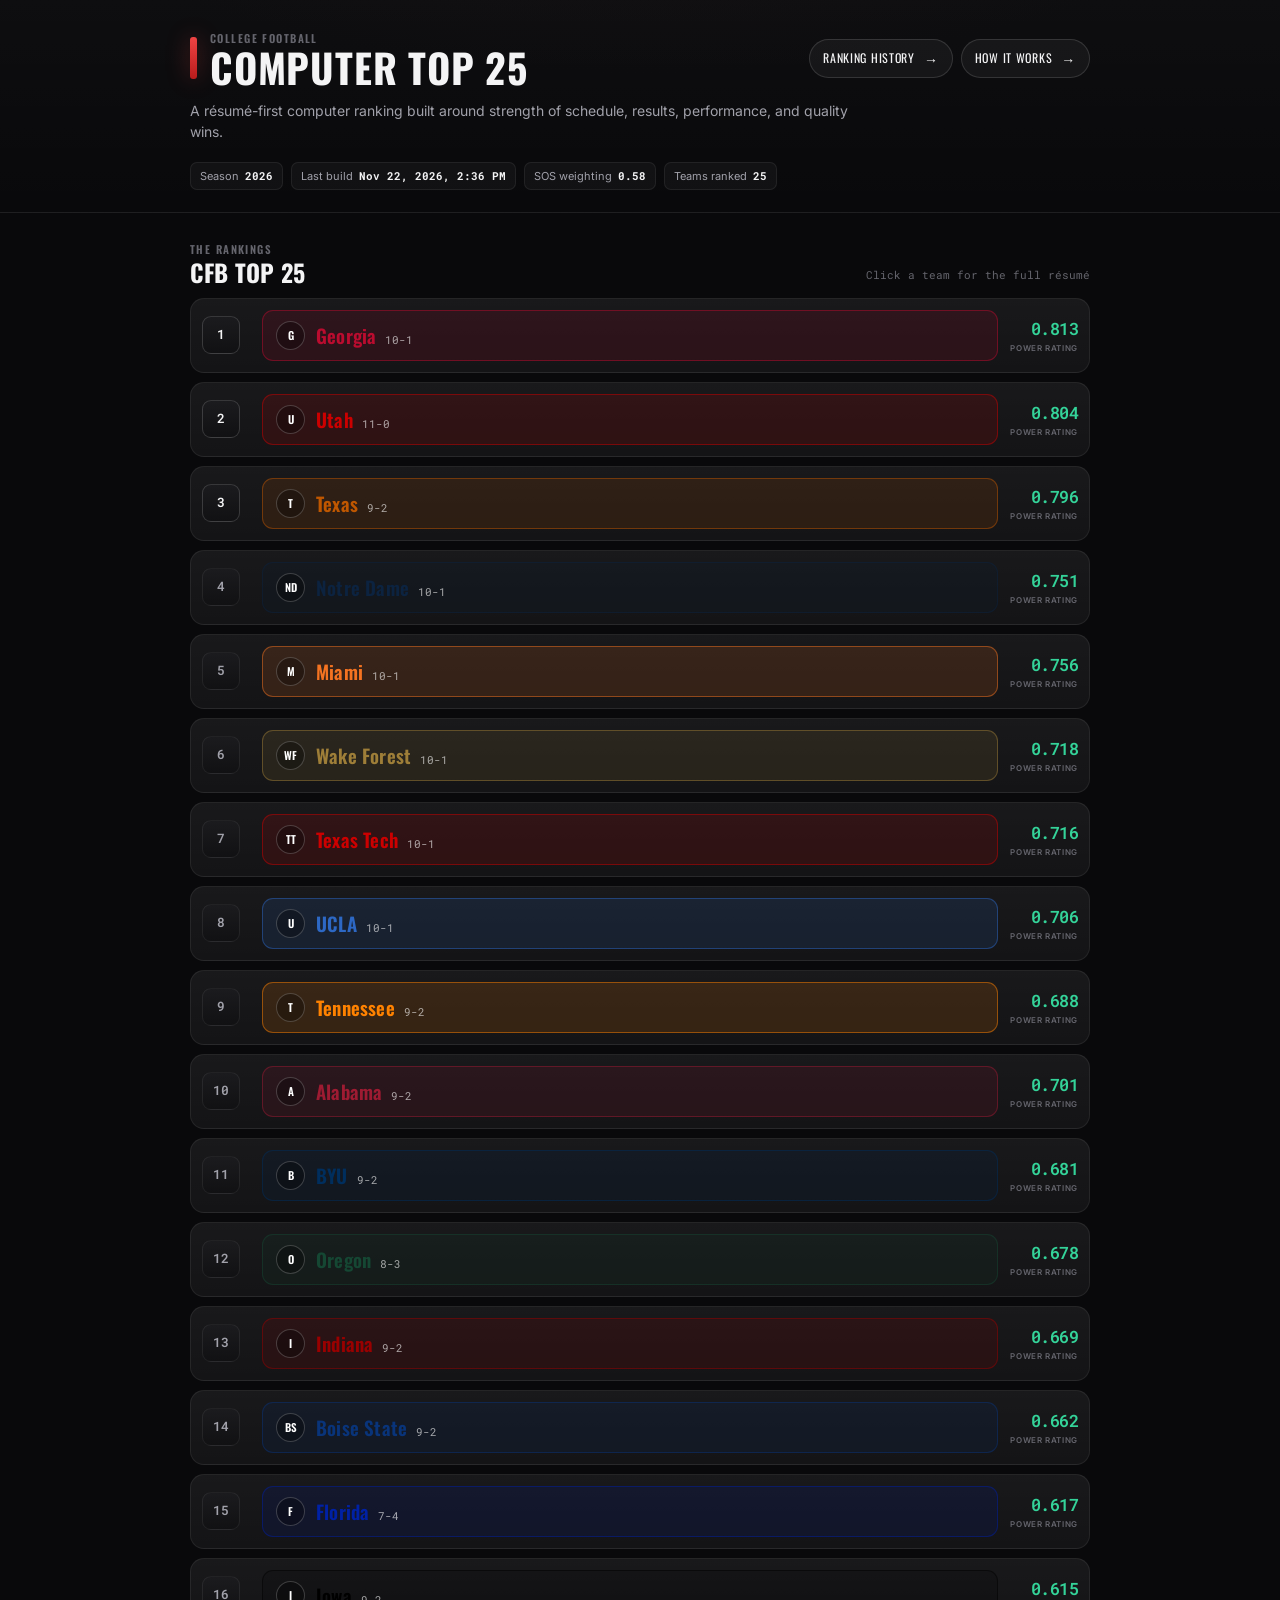
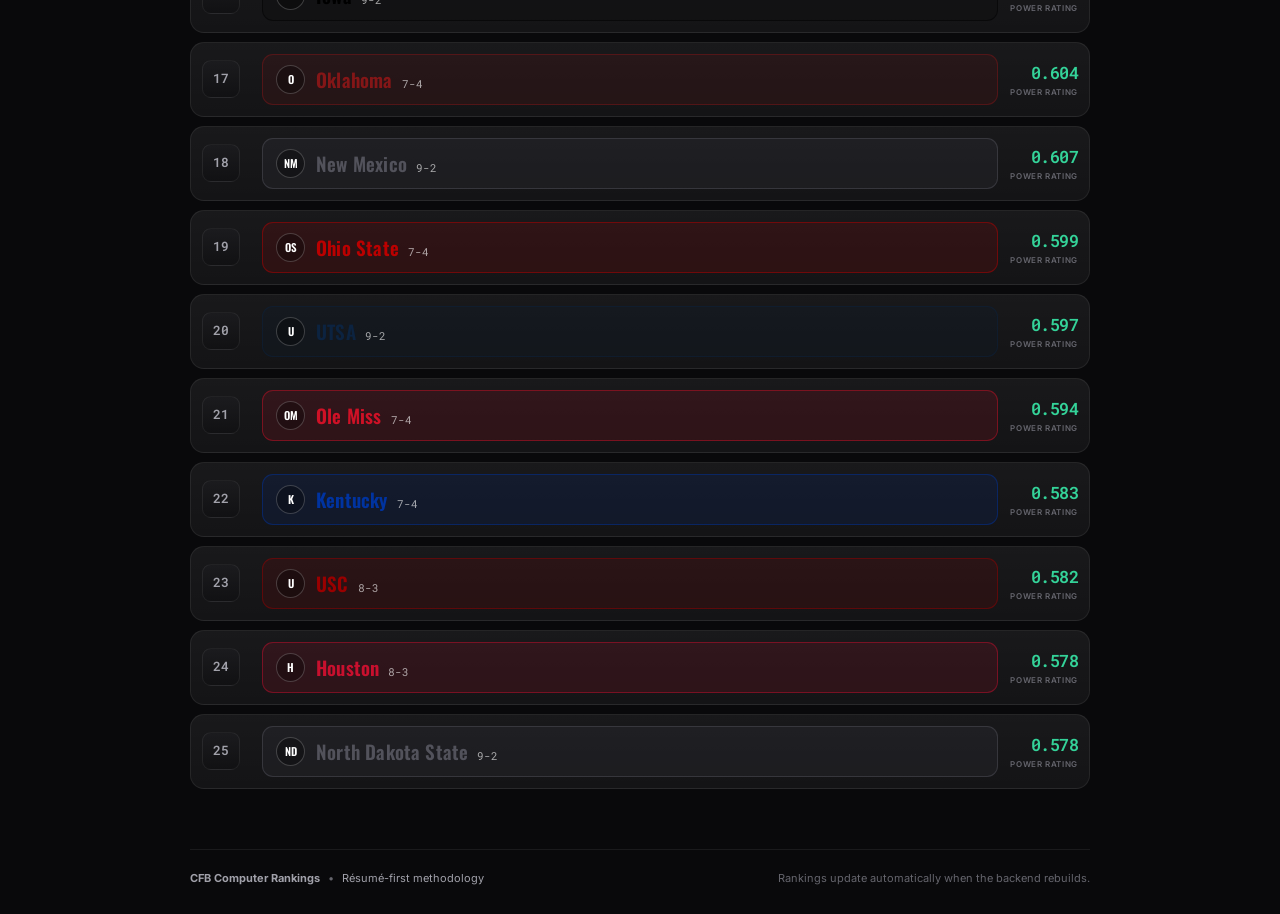
<file: docs/index.html>
<!doctype html>
<html lang="en">
<head>
  <meta charset="utf-8">
  <meta name="viewport" content="width=device-width, initial-scale=1">
  <meta name="theme-color" content="#09090b">
  <title>CFB Top 25 — Computer Rankings</title>

  <link rel="preconnect" href="https://fonts.googleapis.com">
  <link rel="preconnect" href="https://fonts.gstatic.com" crossorigin>
  <link href="https://fonts.googleapis.com/css2?family=Inter:wght@400;500;600;700&family=Oswald:wght@500;600;700&family=Roboto+Mono:wght@500;600&display=swap" rel="stylesheet">

  <link rel="stylesheet" href="styles.css">
</head>

<body>
  <header class="masthead">
    <div class="masthead-inner">

      <div class="brand-row">
        <div class="brand">
          <span class="brand-mark" aria-hidden="true"></span>

          <div>
            <div class="eyebrow">COLLEGE FOOTBALL</div>
            <h1>Computer Top 25</h1>
          </div>
        </div>

        <div style="display:flex; gap:8px; flex-wrap:wrap; justify-content:flex-end;">
          <a class="method-button" href="./historicals.html" style="text-decoration:none;">
            <span>Ranking history</span>
            <span class="method-arrow">→</span>
          </a>

          <button id="open-explainer" class="method-button">
            <span>How it works</span>
            <span class="method-arrow">→</span>
          </button>
        </div>
      </div>

      <div class="dek">
        A résumé-first computer ranking built around strength of schedule,
        results, performance, and quality wins.
      </div>

      <div id="meta" class="meta"></div>

    </div>
  </header>

  <main class="board-wrap">

    <div class="board-heading">
      <div>
        <div class="section-kicker">THE RANKINGS</div>
        <h2>CFB Top 25</h2>
      </div>

      <div class="board-note">
        Click a team for the full résumé
      </div>
    </div>

    <ol id="rank-list" class="rank-list" aria-live="polite"></ol>

    <div id="error" class="error-box" hidden></div>

  </main>

  <footer class="footer">
    <div>
      <strong>CFB Computer Rankings</strong>
      <span>•</span>
      Résumé-first methodology
    </div>

    <div class="footer-muted">
      Rankings update automatically when the backend rebuilds.
    </div>
  </footer>

  <!-- Ranking methodology -->
  <dialog id="explainer">
    <div class="modal">

      <div class="modal-top">
        <div>
          <div class="section-kicker">METHODOLOGY</div>
          <h2>How the rankings are made</h2>
        </div>

        <button id="close-explainer" class="close-button" aria-label="Close">
          ×
        </button>
      </div>

      <div class="modal-intro">
        <strong>This is a résumé ranking.</strong>
        The system primarily asks how good a team's résumé is against the
        schedule it actually played. Strength of schedule is deliberately
        given a major role.
      </div>

      <div class="method-grid">

        <section class="method-card">
          <span class="method-number">01</span>
          <h3>Winning Percentage</h3>
          <p>
            Winning matters. A team's overall record is one of the largest
            components of the final score.
          </p>
        </section>

        <section class="method-card">
          <span class="method-number">02</span>
          <h3>Strength of Schedule</h3>
          <p>
            SOS1 measures the winning strength of the FBS opponents you
            actually played. SOS2 measures the strength of those opponents'
            schedules.
          </p>
        </section>

        <section class="method-card">
          <span class="method-number">03</span>
          <h3>Scoring Margin</h3>
          <p>
            Winning comfortably matters, but the system caps the influence
            of scoring margin so ridiculous blowouts cannot dominate the
            résumé.
          </p>
        </section>

        <section class="method-card">
          <span class="method-number">04</span>
          <h3>Quality Wins</h3>
          <p>
            Beating teams that are provisionally around the Top 40 earns a
            small bonus.
          </p>
        </section>

        <section class="method-card">
          <span class="method-number">05</span>
          <h3>Bad Losses</h3>
          <p>
            Losing to teams around #80 or worse creates a small penalty.
          </p>
        </section>

        <section class="method-card">
          <span class="method-number">06</span>
          <h3>Location</h3>
          <p>
            Road wins and neutral-site results receive adjustments because
            not every win or loss happens under the same circumstances.
          </p>
        </section>

        <section class="method-card">
          <span class="method-number">07</span>
          <h3>Advanced Metrics</h3>
          <p>
            Offensive and defensive PPA plus Success Rate provide a small
            efficiency check on how teams performed on the field.
          </p>
        </section>

        <section class="method-card">
          <span class="method-number">08</span>
          <h3>Human Polls</h3>
          <p>
            AP and Coaches rankings can provide a small nudge, but they are
            deliberately nowhere near strong enough to override the résumé.
          </p>
        </section>

      </div>

      <div class="method-footer">
        <div>
          <strong>Important:</strong>
          Head-to-head is used as a soft tiebreak when teams are extremely
          close in composite score. It does not automatically override a
          substantially stronger résumé.
        </div>
      </div>

    </div>
  </dialog>

  <script src="scripts.js"></script>
</body>
</html>
</file>
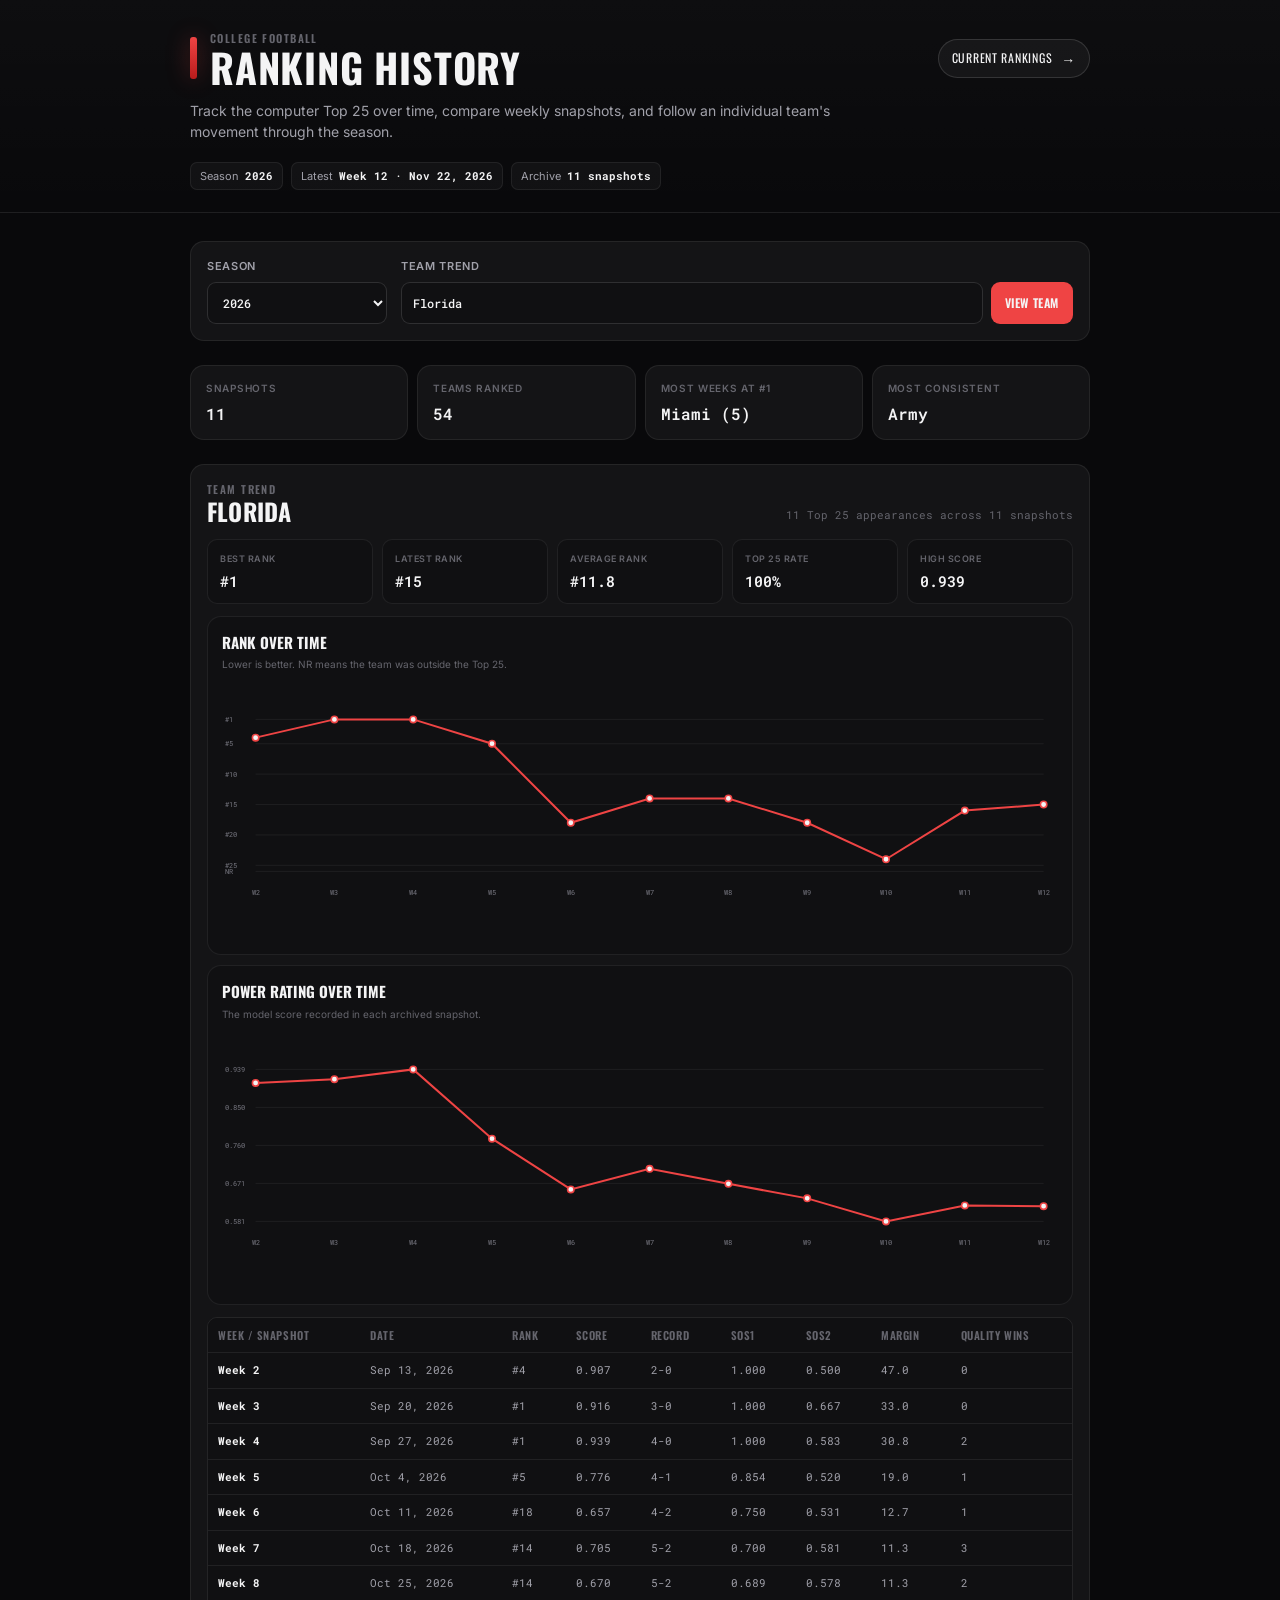
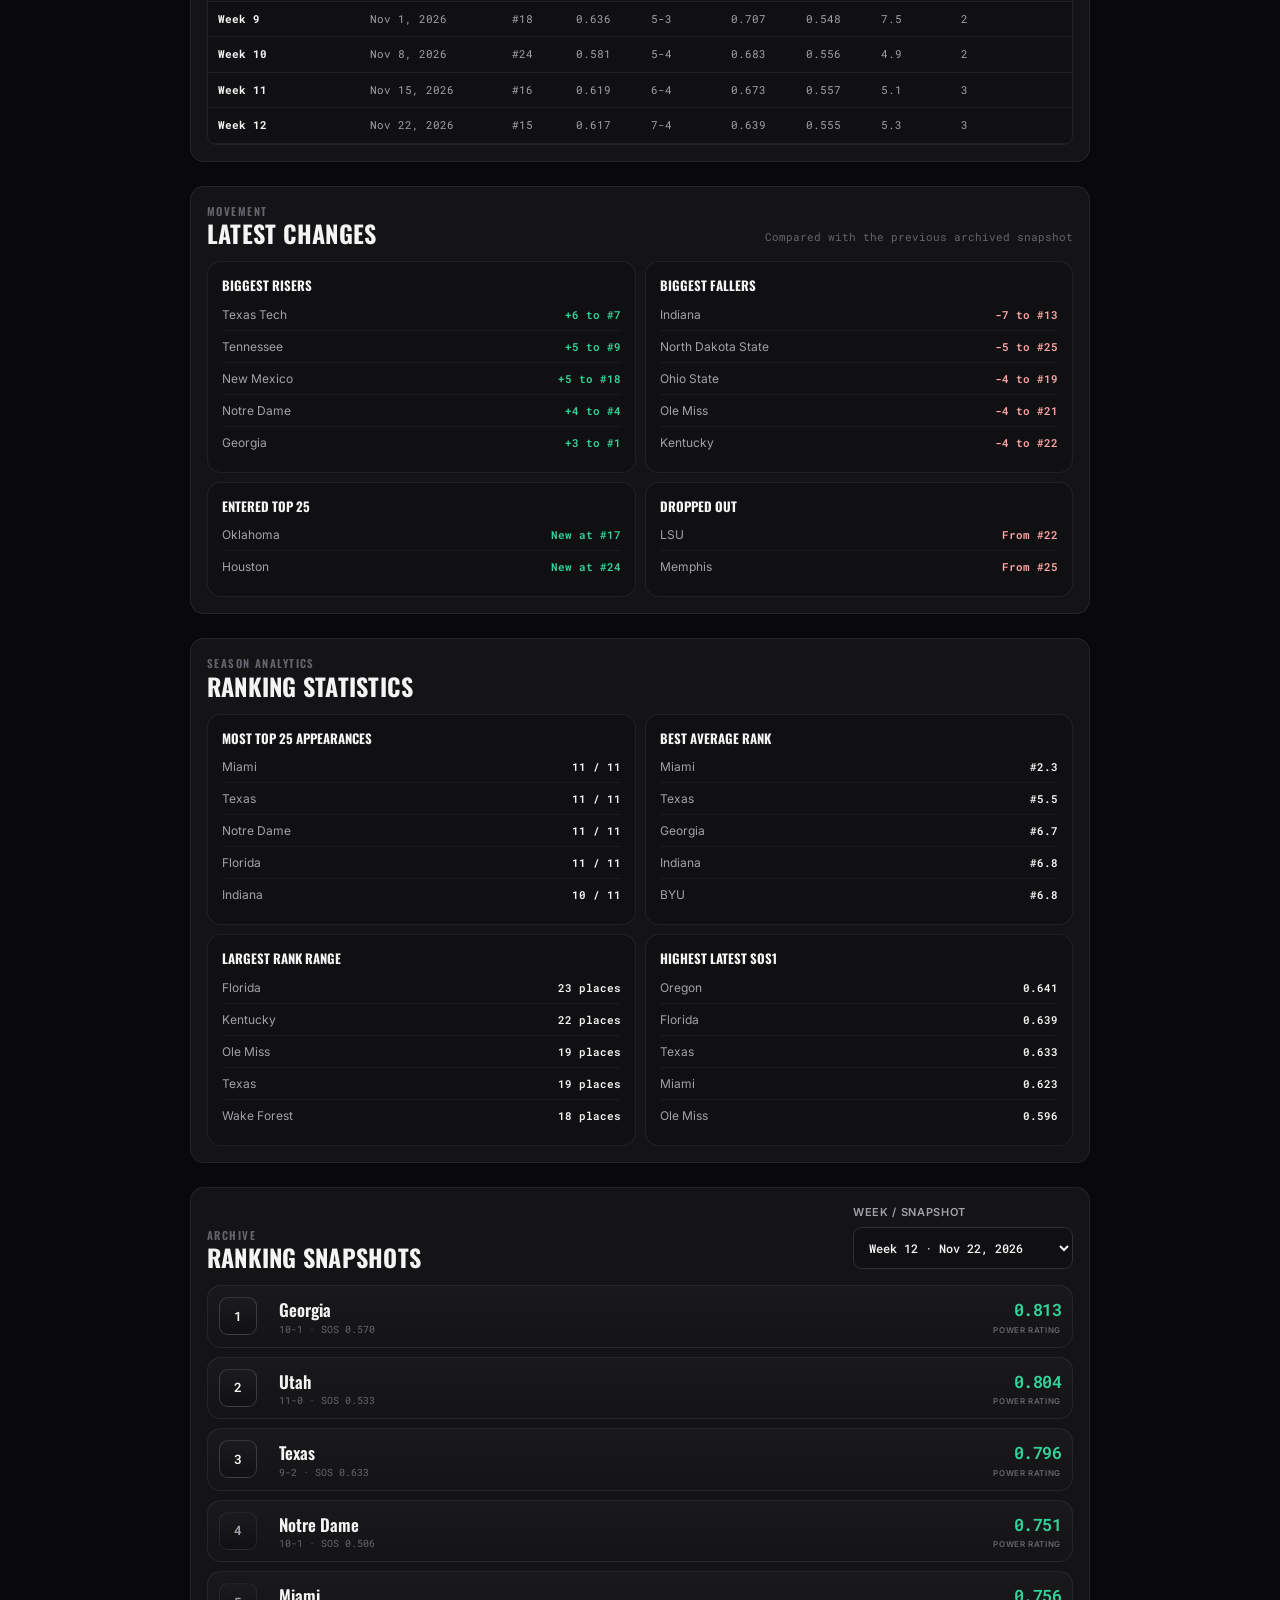
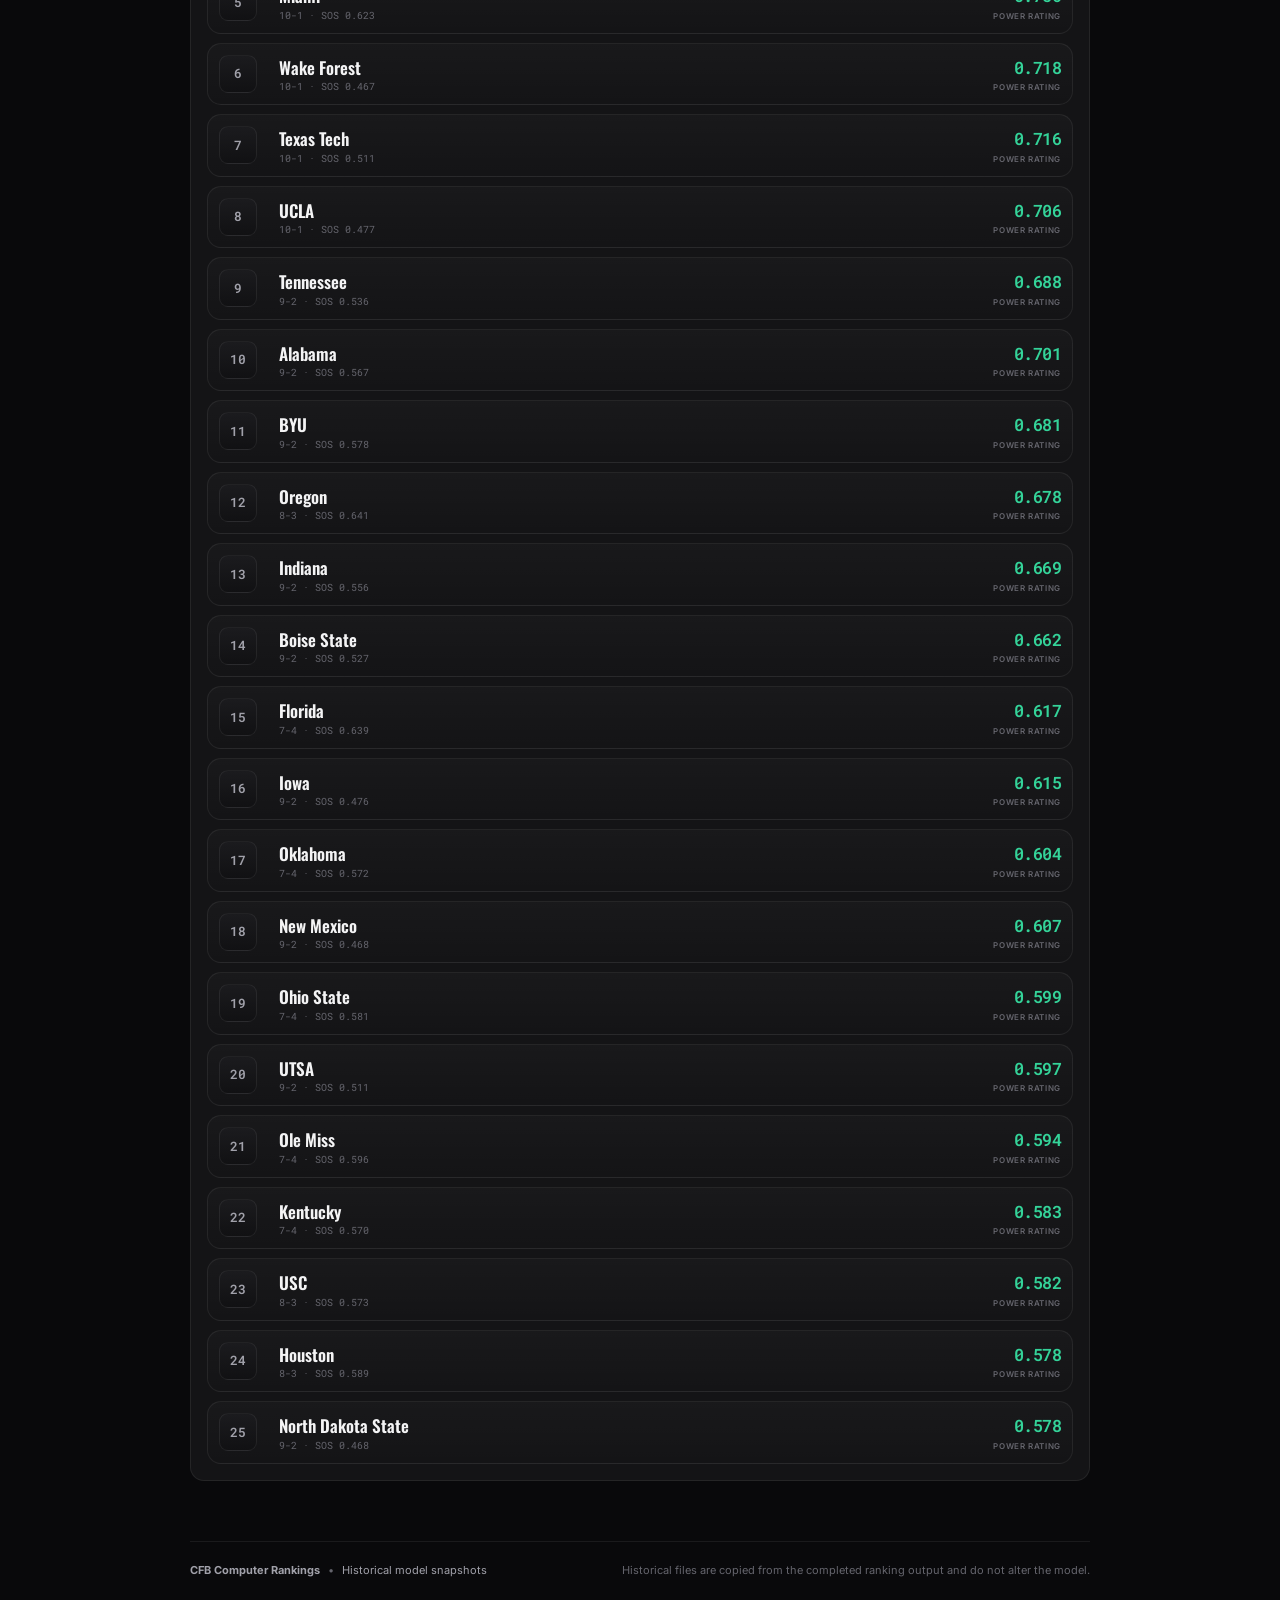
<file: docs/historicals.html>
<!doctype html>
<html lang="en">
<head>
  <meta charset="utf-8">
  <meta name="viewport" content="width=device-width, initial-scale=1">
  <meta name="theme-color" content="#09090b">
  <title>CFB Ranking History</title>

  <link rel="preconnect" href="https://fonts.googleapis.com">
  <link rel="preconnect" href="https://fonts.gstatic.com" crossorigin>
  <link href="https://fonts.googleapis.com/css2?family=Inter:wght@400;500;600;700&family=Oswald:wght@500;600;700&family=Roboto+Mono:wght@500;600&display=swap" rel="stylesheet">

  <link rel="stylesheet" href="styles.css">
  <link rel="stylesheet" href="historicals.css">
</head>

<body>
  <header class="masthead">
    <div class="masthead-inner">
      <div class="brand-row">
        <div class="brand">
          <span class="brand-mark" aria-hidden="true"></span>
          <div>
            <div class="eyebrow">COLLEGE FOOTBALL</div>
            <h1>Ranking History</h1>
          </div>
        </div>

        <a class="method-button history-nav-link" href="./index.html">
          <span>Current rankings</span>
          <span class="method-arrow">→</span>
        </a>
      </div>

      <div class="dek">
        Track the computer Top 25 over time, compare weekly snapshots,
        and follow an individual team's movement through the season.
      </div>

      <div id="history-meta" class="meta"></div>
    </div>
  </header>

  <main class="board-wrap history-wrap">
    <section class="history-controls" aria-label="History filters">
      <label>
        <span>Season</span>
        <select id="season-select"></select>
      </label>

      <label class="team-search-label">
        <span>Team trend</span>
        <div class="team-search-row">
          <input id="team-search" list="team-options" type="search" placeholder="Type a team name">
          <datalist id="team-options"></datalist>
          <button id="show-team" class="history-action" type="button">View team</button>
        </div>
      </label>
    </section>

    <section class="history-summary" aria-label="Season summary">
      <article class="history-stat">
        <span>Snapshots</span>
        <strong id="stat-snapshots">—</strong>
      </article>
      <article class="history-stat">
        <span>Teams ranked</span>
        <strong id="stat-teams">—</strong>
      </article>
      <article class="history-stat">
        <span>Most weeks at #1</span>
        <strong id="stat-number-one">—</strong>
      </article>
      <article class="history-stat">
        <span>Most consistent</span>
        <strong id="stat-consistent">—</strong>
      </article>
    </section>

    <section class="history-panel" id="team-panel" hidden>
      <div class="board-heading history-heading">
        <div>
          <div class="section-kicker">TEAM TREND</div>
          <h2 id="team-title">Team</h2>
        </div>
        <div id="team-summary" class="board-note"></div>
      </div>

      <div class="team-kpis" id="team-kpis"></div>

      <div class="chart-card">
        <div class="chart-title-row">
          <div>
            <h3>Rank over time</h3>
            <p>Lower is better. NR means the team was outside the Top 25.</p>
          </div>
        </div>
        <div id="rank-chart" class="history-chart" aria-label="Rank trend chart"></div>
      </div>

      <div class="chart-card">
        <div class="chart-title-row">
          <div>
            <h3>Power rating over time</h3>
            <p>The model score recorded in each archived snapshot.</p>
          </div>
        </div>
        <div id="score-chart" class="history-chart" aria-label="Power rating trend chart"></div>
      </div>

      <div class="history-table-wrap">
        <table class="history-table">
          <thead>
            <tr>
              <th>Week / Snapshot</th>
              <th>Date</th>
              <th>Rank</th>
              <th>Score</th>
              <th>Record</th>
              <th>SOS1</th>
              <th>SOS2</th>
              <th>Margin</th>
              <th>Quality wins</th>
            </tr>
          </thead>
          <tbody id="team-history-body"></tbody>
        </table>
      </div>
    </section>

    <section class="history-panel">
      <div class="board-heading history-heading">
        <div>
          <div class="section-kicker">MOVEMENT</div>
          <h2>Latest changes</h2>
        </div>
        <div class="board-note">Compared with the previous archived snapshot</div>
      </div>
      <div id="movement-grid" class="movement-grid"></div>
    </section>

    <section class="history-panel">
      <div class="board-heading history-heading">
        <div>
          <div class="section-kicker">SEASON ANALYTICS</div>
          <h2>Ranking statistics</h2>
        </div>
      </div>
      <div id="analytics-grid" class="analytics-grid"></div>
    </section>

    <section class="history-panel">
      <div class="board-heading history-heading">
        <div>
          <div class="section-kicker">ARCHIVE</div>
          <h2>Ranking snapshots</h2>
        </div>
        <label class="snapshot-picker">
          <span>Week / snapshot</span>
          <select id="snapshot-select"></select>
        </label>
      </div>

      <ol id="snapshot-rankings" class="rank-list" aria-live="polite"></ol>
    </section>

    <div id="history-error" class="error-box" hidden></div>
  </main>

  <footer class="footer">
    <div>
      <strong>CFB Computer Rankings</strong>
      <span>•</span>
      Historical model snapshots
    </div>
    <div class="footer-muted">
      Historical files are copied from the completed ranking output and do not alter the model.
    </div>
  </footer>

  <script src="historicals.js?v=20260926-week3"></script>
</body>
</html>
</file>
<file: docs/styles.css>
:root {
  --bg: #09090b;
  --bg-top: #151012;

  --card: #141416;
  --card-hover: #18181b;
  --card-inner: #101012;

  --line: rgba(255,255,255,0.07);
  --line-strong: rgba(255,255,255,0.13);

  --text: #f4f4f5;
  --muted: #a1a1aa;
  --muted-dim: #65656d;

  --accent: #ef4444;
  --accent-dark: #b91c1c;
  --accent-soft: rgba(239,68,68,0.12);

  --green: #34d399;
  --yellow: #fbbf24;

  --radius: 14px;
  --radius-small: 10px;
}

* {
  box-sizing: border-box;
}

html {
  background: var(--bg);
  scroll-behavior: smooth;
}

body {
  margin: 0;
  min-height: 100vh;

  color: var(--text);

  background:
    radial-gradient(
      1100px 500px at 50% -10%,
      var(--bg-top),
      transparent 65%
    ),
    var(--bg);

  font-family:
    "Inter",
    system-ui,
    -apple-system,
    BlinkMacSystemFont,
    "Segoe UI",
    sans-serif;

  line-height: 1.5;
}

button {
  font: inherit;
}

button:focus-visible {
  outline: 2px solid var(--accent);
  outline-offset: 2px;
}


/* =========================================================
   HEADER
   ========================================================= */

.masthead {
  border-bottom: 1px solid var(--line);

  background:
    linear-gradient(
      180deg,
      rgba(255,255,255,0.018),
      transparent
    );
}

.masthead-inner {
  width: min(900px, calc(100% - 32px));
  margin: 0 auto;
  padding: 30px 0 22px;
}

.brand-row {
  display: flex;
  align-items: center;
  justify-content: space-between;
  gap: 20px;
}

.brand {
  display: flex;
  align-items: center;
  gap: 13px;
}

.brand-mark {
  width: 7px;
  height: 42px;

  border-radius: 3px;

  background:
    linear-gradient(
      180deg,
      var(--accent),
      var(--accent-dark)
    );

  box-shadow:
    0 0 22px rgba(239,68,68,0.38);
}

.eyebrow,
.section-kicker {
  font-family: "Oswald", sans-serif;
  font-size: 11px;
  font-weight: 600;
  letter-spacing: 0.13em;
  text-transform: uppercase;
  color: var(--muted-dim);
}

h1,
h2,
h3 {
  font-family: "Oswald", sans-serif;
}

h1 {
  margin: 0;

  font-size: clamp(28px, 5vw, 40px);
  line-height: 1;

  font-weight: 700;
  letter-spacing: 0.02em;
  text-transform: uppercase;
}

.dek {
  max-width: 680px;

  margin: 13px 0 20px;

  color: var(--muted);
  font-size: 14px;
}

.method-button {
  display: inline-flex;
  align-items: center;
  gap: 9px;

  padding: 8px 13px;

  color: var(--text);

  background: rgba(255,255,255,0.045);
  border: 1px solid var(--line-strong);
  border-radius: 999px;

  cursor: pointer;

  font-family: "Oswald", sans-serif;
  font-size: 12px;
  letter-spacing: 0.06em;
  text-transform: uppercase;

  transition:
    background .18s ease,
    border-color .18s ease,
    color .18s ease;
}

.method-button:hover {
  color: var(--accent);

  background: var(--accent-soft);
  border-color: var(--accent);
}

.method-arrow {
  font-size: 14px;
}


/* =========================================================
   META
   ========================================================= */

.meta {
  display: flex;
  flex-wrap: wrap;
  gap: 8px;
}

.meta-chip {
  display: inline-flex;
  align-items: center;
  gap: 6px;

  padding: 5px 9px;

  color: var(--muted);

  background: rgba(255,255,255,0.035);
  border: 1px solid var(--line);
  border-radius: 7px;

  font-size: 11px;
}

.meta-chip strong {
  color: var(--text);
  font-family: "Roboto Mono", monospace;
  font-size: 11px;
}


/* =========================================================
   MAIN
   ========================================================= */

.board-wrap {
  width: min(900px, calc(100% - 32px));
  margin: 0 auto;
  padding: 28px 0 60px;
}

.board-heading {
  display: flex;
  align-items: end;
  justify-content: space-between;

  margin-bottom: 14px;
}

.board-heading h2 {
  margin: 2px 0 0;

  font-size: 24px;
  line-height: 1;
  letter-spacing: 0.01em;
  text-transform: uppercase;
}

.board-note {
  color: var(--muted-dim);

  font-size: 11px;
  font-family: "Roboto Mono", monospace;
}


/* =========================================================
   RANKING CARDS
   ========================================================= */

.rank-list {
  display: grid;
  gap: 9px;

  padding: 0;
  margin: 0;

  list-style: none;
}

.rank-item {
  overflow: hidden;

  background:
    linear-gradient(
      180deg,
      rgba(255,255,255,0.018),
      transparent
    ),
    var(--card);

  border: 1px solid var(--line);
  border-radius: var(--radius);

  transition:
    border-color .18s ease,
    transform .18s ease,
    background .18s ease;
}

.rank-item:hover {
  border-color: var(--line-strong);
  background: var(--card-hover);
}

.rank-head {
  display: grid;

  grid-template-columns:
    48px
    minmax(0, 1fr)
    auto;

  align-items: center;

  gap: 12px;

  padding: 11px;
}


/* =========================================================
   RANK NUMBER
   ========================================================= */

.rank-num {
  width: 38px;
  height: 38px;

  display: grid;
  place-items: center;

  color: var(--muted);

  background:
    linear-gradient(
      180deg,
      #1b1b1e,
      #111113
    );

  border: 1px solid var(--line);

  border-radius: 9px;

  font-family: "Roboto Mono", monospace;
  font-size: 13px;
  font-weight: 600;
}


/* Top 3 */

.rank-item:nth-child(1) .rank-num,
.rank-item:nth-child(2) .rank-num,
.rank-item:nth-child(3) .rank-num {
  color: var(--text);
  border-color: rgba(255,255,255,0.16);
}


/* =========================================================
   TEAM BUBBLE
   ========================================================= */

.team-pill {
  width: 100%;
  min-width: 0;

  display: flex;
  align-items: center;

  gap: 11px;

  padding: 10px 13px;

  color: var(--text);

  border: 1px solid;
  border-radius: 11px;

  cursor: pointer;

  text-align: left;

  transition:
    transform .14s ease,
    filter .14s ease,
    box-shadow .18s ease;
}

.team-pill:hover {
  transform: translateY(-1px);
  filter: brightness(1.08);

  box-shadow:
    0 5px 18px rgba(0,0,0,0.22);
}

.team-pill:active {
  transform: translateY(0);
}

.team-logo {
  width: 29px;
  height: 29px;

  flex: 0 0 29px;

  object-fit: contain;

  filter:
    drop-shadow(0 1px 2px rgba(0,0,0,0.5));
}

.team-logo-fallback {
  width: 29px;
  height: 29px;

  display: grid;
  place-items: center;

  flex: 0 0 29px;

  color: #fff;

  background: rgba(0,0,0,0.28);

  border: 1px solid rgba(255,255,255,0.2);
  border-radius: 50%;

  font-family: "Oswald", sans-serif;
  font-size: 11px;
  font-weight: 600;
}

.team-copy {
  min-width: 0;

  display: flex;
  align-items: baseline;
  gap: 9px;
}

.team-name {
  min-width: 0;

  overflow: hidden;
  text-overflow: ellipsis;
  white-space: nowrap;

  font-family: "Oswald", sans-serif;
  font-size: clamp(16px, 2.7vw, 19px);
  font-weight: 600;
  letter-spacing: 0.01em;
}

.record {
  flex-shrink: 0;

  color: rgba(255,255,255,0.62);

  font-family: "Roboto Mono", monospace;
  font-size: 11px;
}


/* =========================================================
   POWER RATING
   ========================================================= */

.score {
  min-width: 62px;

  text-align: right;

  color: var(--green);

  font-family: "Roboto Mono", monospace;
  font-size: 17px;
  font-weight: 600;

  letter-spacing: -0.03em;
}

.score-label {
  display: block;

  margin-top: 1px;

  color: var(--muted-dim);

  font-family: "Inter", sans-serif;
  font-size: 8px;
  font-weight: 600;

  letter-spacing: 0.08em;
  text-transform: uppercase;
}


/* =========================================================
   DETAILS
   ========================================================= */

.details {
  display: none;

  padding: 0 11px 11px;

  animation: drawer-in .18s ease;
}

.details.open {
  display: block;
}

@keyframes drawer-in {
  from {
    opacity: 0;
    transform: translateY(-4px);
  }

  to {
    opacity: 1;
    transform: translateY(0);
  }
}

.details-inner {
  padding-top: 11px;

  border-top: 1px solid var(--line);

  display: grid;

  grid-template-columns:
    repeat(3, minmax(0, 1fr));

  gap: 9px;
}


/* =========================================================
   DETAIL CARDS
   ========================================================= */

.stat-card {
  padding: 15px;

  background: var(--card-inner);

  border: 1px solid var(--line);
  border-radius: 11px;
}

.stat-card.wide {
  grid-column: 1 / -1;
}

.stat-title {
  display: flex;
  align-items: center;
  gap: 7px;

  margin-bottom: 11px;

  color: var(--text);

  font-family: "Oswald", sans-serif;
  font-size: 13px;
  font-weight: 600;

  letter-spacing: 0.06em;
  text-transform: uppercase;
}

.stat-title::before {
  content: "";

  width: 4px;
  height: 14px;

  border-radius: 2px;

  background: var(--accent);
}

.stat-row {
  display: flex;
  align-items: baseline;
  justify-content: space-between;

  gap: 12px;

  padding: 6px 0;

  border-bottom: 1px solid rgba(255,255,255,0.045);
}

.stat-row:last-child {
  border-bottom: 0;
}

.stat-label {
  color: var(--muted);
  font-size: 12px;
}

.stat-value {
  color: var(--text);

  text-align: right;

  font-family: "Roboto Mono", monospace;
  font-size: 12px;
  font-weight: 600;
}


/* =========================================================
   ADVANCED METRICS
   ========================================================= */

.metric {
  margin-bottom: 13px;
}

.metric:last-child {
  margin-bottom: 0;
}

.metric-top {
  display: flex;
  justify-content: space-between;
  align-items: baseline;

  gap: 8px;

  margin-bottom: 6px;
}

.metric-name {
  color: var(--muted);
  font-size: 12px;
}

.metric-value {
  color: var(--text);

  font-family: "Roboto Mono", monospace;
  font-size: 11px;
  font-weight: 600;
}

.metric-bar {
  height: 6px;

  overflow: hidden;

  background: #050506;

  border: 1px solid var(--line);
  border-radius: 999px;
}

.metric-fill {
  height: 100%;

  width: 50%;

  background:
    linear-gradient(
      90deg,
      #3f3f46,
      var(--accent)
    );

  border-radius: inherit;

  transition: width .35s ease;
}

.metric-caption {
  display: flex;
  justify-content: space-between;

  margin-top: 4px;

  color: var(--muted-dim);

  font-size: 9px;
}


/* =========================================================
   WHY RANKED HERE
   ========================================================= */

.why-list {
  display: grid;
  gap: 7px;

  margin: 0;
  padding: 0;

  list-style: none;
}

.why-list li {
  position: relative;

  padding-left: 17px;

  color: var(--muted);

  font-size: 12px;
}

.why-list li::before {
  content: "";

  position: absolute;
  left: 0;
  top: 7px;

  width: 5px;
  height: 5px;

  border-radius: 50%;

  background: var(--accent);
}


/* =========================================================
   BADGES
   ========================================================= */

.badge {
  display: inline-flex;
  align-items: center;

  padding: 2px 7px;

  border-radius: 999px;

  font-size: 9px;
  font-weight: 600;

  letter-spacing: 0.05em;
  text-transform: uppercase;
}

.badge-good {
  color: #6ee7b7;
  background: rgba(16,185,129,0.12);
  border: 1px solid rgba(16,185,129,0.25);
}

.badge-neutral {
  color: var(--muted);
  background: rgba(255,255,255,0.05);
  border: 1px solid var(--line);
}

.badge-bad {
  color: #fca5a5;
  background: rgba(239,68,68,0.10);
  border: 1px solid rgba(239,68,68,0.22);
}


/* =========================================================
   EXPLAINER
   ========================================================= */

dialog {
  width: min(850px, calc(100% - 30px));
  max-height: 88vh;

  padding: 0;

  color: var(--text);

  background: transparent;

  border: 0;
}

dialog::backdrop {
  background: rgba(0,0,0,0.78);

  backdrop-filter: blur(7px);
}

.modal {
  max-height: 88vh;
  overflow-y: auto;

  padding: 24px;

  background:
    linear-gradient(
      180deg,
      #171719,
      #101012
    );

  border: 1px solid var(--line-strong);
  border-radius: 16px;

  box-shadow:
    0 30px 90px rgba(0,0,0,0.65);
}

.modal-top {
  display: flex;
  justify-content: space-between;
  align-items: flex-start;

  gap: 20px;

  margin-bottom: 18px;
}

.modal h2 {
  margin: 3px 0 0;

  font-size: 27px;
  line-height: 1;

  text-transform: uppercase;
}

.close-button {
  width: 34px;
  height: 34px;

  display: grid;
  place-items: center;

  color: var(--muted);

  background: rgba(255,255,255,0.04);

  border: 1px solid var(--line);
  border-radius: 8px;

  cursor: pointer;

  font-size: 21px;
}

.close-button:hover {
  color: var(--text);
  background: rgba(255,255,255,0.08);
}

.modal-intro {
  padding: 14px 16px;

  color: var(--muted);

  background: var(--accent-soft);

  border: 1px solid rgba(239,68,68,0.18);
  border-radius: 10px;

  font-size: 13px;
}

.modal-intro strong {
  color: var(--text);
}

.method-grid {
  display: grid;

  grid-template-columns:
    repeat(2, minmax(0, 1fr));

  gap: 9px;

  margin-top: 12px;
}

.method-card {
  padding: 15px;

  background: rgba(255,255,255,0.025);

  border: 1px solid var(--line);
  border-radius: 11px;
}

.method-number {
  display: block;

  margin-bottom: 5px;

  color: var(--accent);

  font-family: "Roboto Mono", monospace;
  font-size: 10px;
}

.method-card h3 {
  margin: 0 0 5px;

  font-size: 15px;

  text-transform: uppercase;
}

.method-card p {
  margin: 0;

  color: var(--muted);

  font-size: 12px;
}

.method-footer {
  margin-top: 12px;
  padding: 13px 15px;

  color: var(--muted);

  border-top: 1px dashed var(--line);

  font-size: 12px;
}

.method-footer strong {
  color: var(--text);
}


/* =========================================================
   ERROR / LOADING
   ========================================================= */

.loading {
  padding: 40px;

  color: var(--muted);

  text-align: center;

  border: 1px dashed var(--line);
  border-radius: var(--radius);
}

.error-box {
  padding: 18px;

  color: #fca5a5;

  background: rgba(239,68,68,0.08);

  border: 1px solid rgba(239,68,68,0.18);
  border-radius: var(--radius);

  font-size: 13px;
}


/* =========================================================
   FOOTER
   ========================================================= */

.footer {
  width: min(900px, calc(100% - 32px));

  display: flex;
  justify-content: space-between;

  gap: 20px;

  margin: 0 auto;

  padding: 20px 0 28px;

  color: var(--muted);

  border-top: 1px solid var(--line);

  font-size: 11px;
}

.footer span {
  margin: 0 5px;
  color: var(--muted-dim);
}

.footer-muted {
  color: var(--muted-dim);
}


/* =========================================================
   MOBILE
   ========================================================= */

@media (max-width: 720px) {

  .masthead-inner,
  .board-wrap {
    width: min(100% - 22px, 900px);
  }

  .brand-row {
    align-items: flex-start;
  }

  .method-button {
    padding: 7px 10px;
  }

  .method-button span:first-child {
    display: none;
  }

  .board-note {
    display: none;
  }

  .details-inner {
    grid-template-columns: 1fr;
  }

  .stat-card.wide {
    grid-column: auto;
  }

  .footer {
    width: calc(100% - 22px);
    flex-direction: column;
    gap: 6px;
  }
}


@media (max-width: 480px) {

  .masthead-inner {
    padding-top: 23px;
  }

  .rank-head {
    grid-template-columns: 39px minmax(0, 1fr) auto;
    gap: 8px;
  }

  .rank-num {
    width: 35px;
    height: 35px;
  }

  .team-pill {
    padding: 9px 10px;
  }

  .team-logo,
  .team-logo-fallback {
    width: 26px;
    height: 26px;

    flex-basis: 26px;
  }

  .team-copy {
    display: block;
  }

  .record {
    display: block;

    margin-top: 1px;
    margin-left: 0;

    font-size: 9px;
  }

  .score {
    min-width: 54px;
    font-size: 14px;
  }

  .score-label {
    font-size: 7px;
  }

  .modal {
    padding: 18px;
  }

  .method-grid {
    grid-template-columns: 1fr;
  }
}
</file>
<file: docs/historicals.css>
.history-nav-link {
  text-decoration: none;
}

.history-wrap {
  display: grid;
  gap: 24px;
}

.history-controls {
  display: grid;
  grid-template-columns: 180px minmax(0, 1fr);
  gap: 14px;
  padding: 16px;
  background: var(--card);
  border: 1px solid var(--line);
  border-radius: var(--radius);
}

.history-controls label,
.snapshot-picker {
  display: grid;
  gap: 7px;
  color: var(--muted);
  font-size: 11px;
  font-weight: 600;
  letter-spacing: .06em;
  text-transform: uppercase;
}

.history-controls select,
.history-controls input,
.snapshot-picker select {
  width: 100%;
  min-height: 42px;
  padding: 9px 11px;
  color: var(--text);
  background: var(--card-inner);
  border: 1px solid var(--line-strong);
  border-radius: 9px;
  font: 500 12px "Roboto Mono", monospace;
}

.team-search-row {
  display: grid;
  grid-template-columns: minmax(0, 1fr) auto;
  gap: 8px;
}

.history-action {
  padding: 0 14px;
  color: var(--text);
  background: var(--accent);
  border: 0;
  border-radius: 9px;
  cursor: pointer;
  font: 600 12px "Oswald", sans-serif;
  letter-spacing: .05em;
  text-transform: uppercase;
}

.history-summary {
  display: grid;
  grid-template-columns: repeat(4, minmax(0, 1fr));
  gap: 9px;
}

.history-stat,
.history-panel,
.chart-card,
.analytics-card,
.movement-card {
  background: var(--card);
  border: 1px solid var(--line);
  border-radius: var(--radius);
}

.history-stat {
  padding: 15px;
}

.history-stat span {
  display: block;
  margin-bottom: 7px;
  color: var(--muted-dim);
  font-size: 10px;
  font-weight: 600;
  letter-spacing: .07em;
  text-transform: uppercase;
}

.history-stat strong {
  display: block;
  color: var(--text);
  font: 600 16px "Roboto Mono", monospace;
}

.history-panel {
  padding: 16px;
}

.history-heading {
  margin-bottom: 16px;
}

.team-kpis {
  display: grid;
  grid-template-columns: repeat(5, minmax(0, 1fr));
  gap: 9px;
  margin-bottom: 12px;
}

.team-kpi {
  padding: 12px;
  background: var(--card-inner);
  border: 1px solid var(--line);
  border-radius: 10px;
}

.team-kpi span {
  display: block;
  color: var(--muted-dim);
  font-size: 9px;
  font-weight: 600;
  letter-spacing: .06em;
  text-transform: uppercase;
}

.team-kpi strong {
  display: block;
  margin-top: 5px;
  font: 600 15px "Roboto Mono", monospace;
}

.chart-card {
  margin-top: 10px;
  padding: 14px;
  background: var(--card-inner);
}

.chart-title-row h3 {
  margin: 0;
  font-size: 15px;
  text-transform: uppercase;
}

.chart-title-row p {
  margin: 4px 0 0;
  color: var(--muted-dim);
  font-size: 10px;
}

.history-chart {
  min-height: 260px;
  margin-top: 8px;
  overflow-x: auto;
}

.history-chart svg {
  display: block;
  min-width: 620px;
  width: 100%;
  height: 250px;
}

.chart-grid {
  stroke: rgba(255,255,255,.08);
  stroke-width: 1;
}

.chart-axis-label {
  fill: #777780;
  font: 9px "Roboto Mono", monospace;
}

.chart-line {
  fill: none;
  stroke: var(--accent);
  stroke-width: 2.5;
}

.chart-point {
  fill: var(--text);
  stroke: var(--accent);
  stroke-width: 2;
}

.chart-nr-point {
  fill: #65656d;
  stroke: #09090b;
  stroke-width: 2;
}

.movement-grid,
.analytics-grid {
  display: grid;
  grid-template-columns: repeat(2, minmax(0, 1fr));
  gap: 9px;
}

.movement-card,
.analytics-card {
  padding: 14px;
  background: var(--card-inner);
}

.movement-card h3,
.analytics-card h3 {
  margin: 0 0 10px;
  font-size: 13px;
  text-transform: uppercase;
}

.movement-list,
.analytics-list {
  display: grid;
  gap: 7px;
  margin: 0;
  padding: 0;
  list-style: none;
}

.movement-list li,
.analytics-list li {
  display: flex;
  align-items: baseline;
  justify-content: space-between;
  gap: 10px;
  padding-bottom: 6px;
  border-bottom: 1px solid rgba(255,255,255,.045);
  color: var(--muted);
  font-size: 12px;
}

.movement-list li:last-child,
.analytics-list li:last-child {
  border-bottom: 0;
}

.movement-value,
.analytics-value {
  color: var(--text);
  font: 600 11px "Roboto Mono", monospace;
  white-space: nowrap;
}

.trend-up { color: var(--green); }
.trend-down { color: #fca5a5; }
.trend-flat { color: var(--muted); }

.history-table-wrap {
  margin-top: 12px;
  overflow-x: auto;
  border: 1px solid var(--line);
  border-radius: 10px;
}

.history-table {
  width: 100%;
  min-width: 780px;
  border-collapse: collapse;
  background: var(--card-inner);
}

.history-table th,
.history-table td {
  padding: 9px 10px;
  border-bottom: 1px solid var(--line);
  text-align: left;
  font-size: 11px;
}

.history-table th {
  color: var(--muted-dim);
  font-family: "Oswald", sans-serif;
  font-weight: 600;
  letter-spacing: .05em;
  text-transform: uppercase;
}

.history-table td {
  color: var(--muted);
  font-family: "Roboto Mono", monospace;
}

.history-table td strong {
  color: var(--text);
}

.snapshot-picker {
  min-width: 220px;
}

.snapshot-ranking-row {
  cursor: default;
}

.snapshot-team {
  min-width: 0;
  font-family: "Oswald", sans-serif;
  font-size: 17px;
  font-weight: 600;
}

.snapshot-sub {
  color: var(--muted-dim);
  font: 10px "Roboto Mono", monospace;
}

.empty-history {
  padding: 18px;
  color: var(--muted);
  text-align: center;
  border: 1px dashed var(--line-strong);
  border-radius: 10px;
}

@media (max-width: 720px) {
  .history-controls,
  .history-summary,
  .movement-grid,
  .analytics-grid,
  .team-kpis {
    grid-template-columns: 1fr 1fr;
  }

  .team-search-label {
    grid-column: 1 / -1;
  }

  .history-heading {
    align-items: flex-start;
    gap: 12px;
  }

  .snapshot-picker {
    min-width: 0;
  }
}

@media (max-width: 520px) {
  .history-controls,
  .history-summary,
  .team-kpis {
    grid-template-columns: 1fr;
  }

  .team-search-row {
    grid-template-columns: 1fr;
  }

  .history-heading {
    display: grid;
  }

  .movement-grid,
  .analytics-grid {
    grid-template-columns: 1fr;
  }
}
</file>
